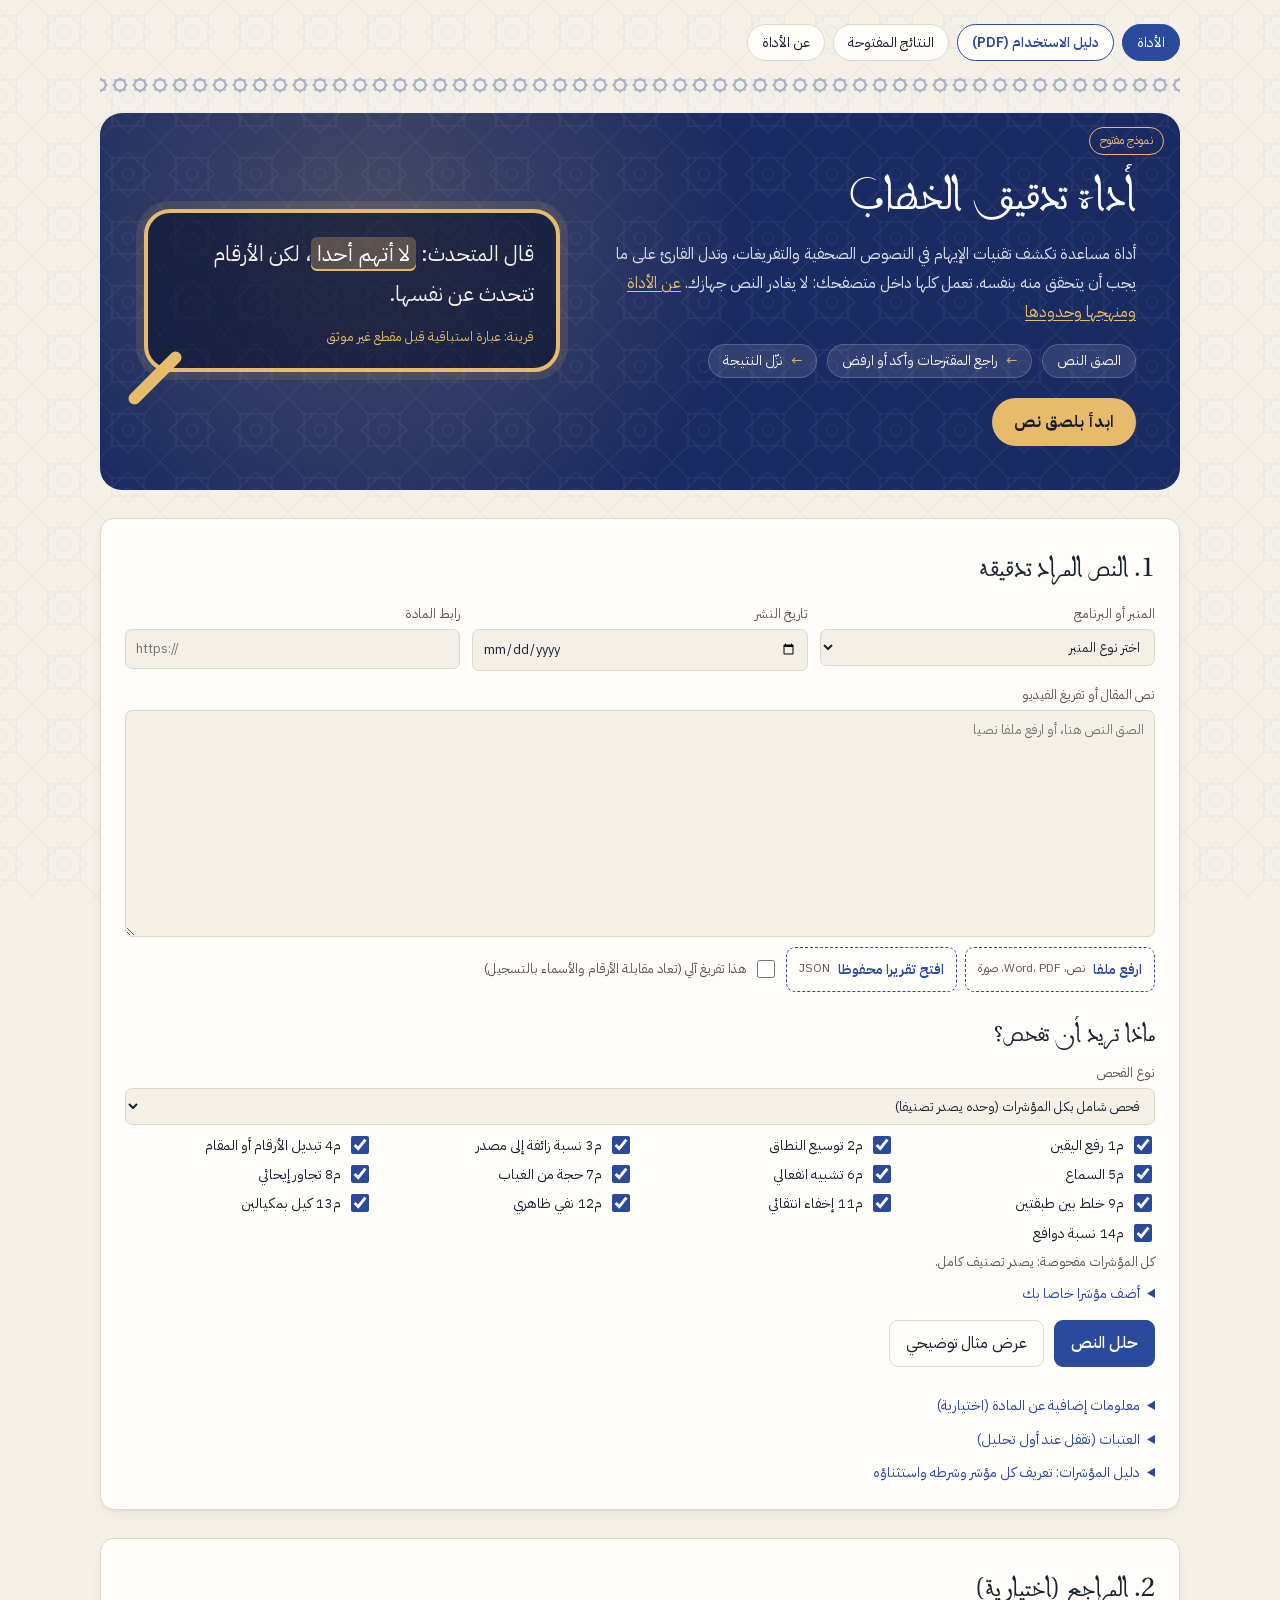
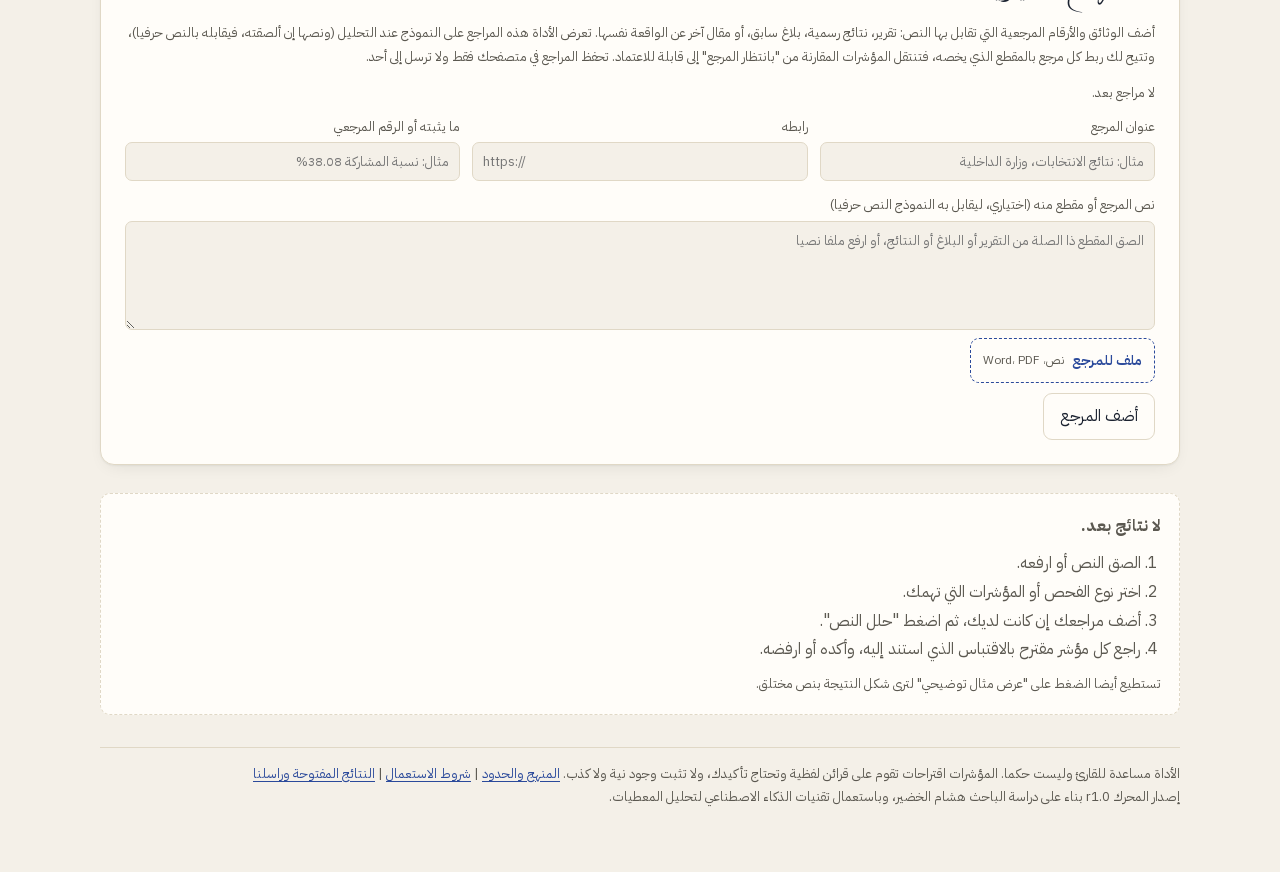
<file: index.html>
<!doctype html>
<html lang="ar" dir="rtl">
<head>
<meta charset="utf-8">
<meta http-equiv="Content-Security-Policy" content="default-src 'self'; script-src 'self' 'wasm-unsafe-eval' https://accounts.google.com/gsi/client; worker-src 'self'; style-src 'self' 'unsafe-inline' https://accounts.google.com/gsi/style; img-src 'self' data:; font-src 'self'; connect-src 'self' https:; frame-src https://accounts.google.com/gsi/; object-src 'none'; base-uri 'none'; form-action 'self'">
<link rel="icon" href="data:image/svg+xml,%3Csvg xmlns='http://www.w3.org/2000/svg' viewBox='0 0 32 32'%3E%3Crect width='32' height='32' rx='7' fill='%232B4A9B'/%3E%3Cpath d='M16 4l3.2 6.4L26 8.5l-1.9 6.8L28 16l-3.9.7L26 23.5l-6.8-1.9L16 28l-3.2-6.4L6 23.5l1.9-6.8L4 16l3.9-.7L6 8.5l6.8 1.9z' fill='%23fff'/%3E%3C/svg%3E">
<meta name="referrer" content="strict-origin-when-cross-origin">
<meta name="viewport" content="width=device-width,initial-scale=1">
<title>أداة تدقيق الخطاب</title>
<meta name="description" content="أداة مساعدة تكشف تقنيات الإيهام في النصوص الصحفية والتفريغات، وتدل القارئ على ما يجب أن يتحقق منه بنفسه.">
<link rel="stylesheet" href="style.css">
</head>
<body>
<div id="app" lang="ar" dir="rtl">
  <nav class="topnav" aria-label="التنقل"><a href="index.html" aria-current="page">الأداة</a><a href="dalil-alistikhdam.pdf" download class="pdf">دليل الاستخدام (PDF)</a><a href="public.html">النتائج المفتوحة</a><a href="about.html">عن الأداة</a></nav>
  <header class="hero">
    <div>
      <h1>أداة تدقيق الخطاب</h1>
      <p>أداة مساعدة تكشف تقنيات الإيهام في النصوص الصحفية والتفريغات، وتدل القارئ على ما يجب أن يتحقق منه بنفسه. تعمل كلها داخل متصفحك: لا يغادر النص جهازك. <a href="about.html">عن الأداة ومنهجها وحدودها</a></p>
      <ol class="steps"><li>الصق النص</li><li>راجع المقترحات وأكد أو ارفض</li><li>نزّل النتيجة</li></ol>
      <a class="cta" href="#input">ابدأ بلصق نص</a>
    </div>
    <figure class="spec" aria-hidden="true"><blockquote>قال المتحدث: <mark>لا أتهم أحدا</mark>، لكن الأرقام تتحدث عن نفسها.</blockquote><figcaption>قرينة: عبارة استباقية قبل مقطع غير موثق</figcaption></figure>
    <span class="tag">نموذج مفتوح</span>
  </header>

  <section id="input">
    <div class="card">
      <h2>1. النص المراد تدقيقه</h2>
      <div class="grid" style="margin-bottom:12px">
        <label>المنبر أو البرنامج<select id="m-outlet"><option value="">اختر نوع المنبر</option><option>جريدة إلكترونية</option><option>منشور فيسبوك</option><option>بودكاست</option><option>ريلز</option><option>آخر</option></select>
          <input type="text" id="m-outlet-other" hidden maxlength="80" placeholder="حدد المنبر أو البرنامج" aria-label="تحديد المنبر الآخر" style="margin-top:6px"></label>
        <label>تاريخ النشر<input type="date" id="m-date"></label>
        <label>رابط المادة<input type="text" id="m-link" inputmode="url" dir="ltr" placeholder="https://"></label>
      </div>
      <label for="text">نص المقال أو تفريغ الفيديو
        <textarea id="text" rows="9" placeholder="الصق النص هنا، أو ارفع ملفا نصيا"></textarea></label>
      <div class="picks">
        <label class="pick"><b>ارفع ملفا</b><span class="fn">نص، Word، PDF، صورة</span><input type="file" id="file" accept=".txt,.md,.docx,.pdf,.png,.jpg,.jpeg,.webp,text/plain,application/pdf,image/png,image/jpeg,image/webp"></label>
        <label class="pick"><b>افتح تقريرا محفوظا</b><span class="fn">JSON</span><input type="file" id="imp-file" accept=".json,application/json"></label>
        <label style="flex-direction:row;align-items:center;gap:6px"><input type="checkbox" id="asr"><span>هذا تفريغ آلي (تعاد مقابلة الأرقام والأسماء بالتسجيل)</span></label>
        <label id="ai-wrap" hidden style="flex-direction:row;align-items:center;gap:6px"><input type="checkbox" id="ai"><span>تحليل معمق بخدمة ذكاء اصطناعي (يرسل النص إلى الخادم المعد لذلك)</span></label>
      </div>
      <p id="read-note" class="note read-note" role="status" hidden></p>
      <h3 class="mag" style="margin:18px 0 6px">ماذا تريد أن تفحص؟</h3>
      <label>نوع الفحص
        <select id="preset">
          <option value="all">فحص شامل بكل المؤشرات (وحده يصدر تصنيفا)</option>
          <option value="num">الأرقام والإحصاءات</option>
          <option value="src">المصادر والإسناد</option>
          <option value="fra">الإيحاء والتأطير</option>
          <option value="custom">اختيار يدوي</option>
        </select></label>
      <div class="checks" id="picker" role="group" aria-label="المؤشرات المفحوصة"></div>
      <p class="note" id="presetnote" style="margin:4px 0 0"></p>
      <details style="margin-top:8px">
        <summary>أضف مؤشرا خاصا بك</summary>
        <div class="th">
          <label>اسم المؤشر<input type="text" id="c-name" placeholder="مثال: الاستشهاد بمجهول الحال"></label>
          <label>الشرط (متى يحسب؟)<input type="text" id="c-cond" placeholder="صف الحالة بدقة بحيث يمكن التحقق منها في النص"></label>
          <label>الوزن<select id="c-w"><option value="1">1 (عادي)</option><option value="2">2 (مرتفع)</option></select></label>
          <label style="flex-direction:row;align-items:center;gap:6px"><input type="checkbox" id="c-bench"><span>لا يثبت دون مرجع خارجي</span></label>
        </div>
        <div class="row" style="margin-top:8px"><button id="c-add">أضف المؤشر</button></div>
      </details>
      <div class="row" style="margin-top:14px">
        <button class="primary" id="go">حلل النص</button>
        <button id="stop" hidden>إيقاف</button>
        <button id="demo">عرض مثال توضيحي</button>
      </div>
      <div class="prog" id="prog" hidden><i></i></div>
      <div id="msg" class="note" aria-live="polite"></div>
      <details style="margin-top:8px">
        <summary>معلومات إضافية عن المادة (اختيارية)</summary>
        <div class="th">
          <label>شكل المادة<select id="m-genre"><option value="">غير محدد</option><option>مقال</option><option>تعليق</option><option>حلقة مصورة أو صوتية</option><option>خبر</option></select></label>
          <label>من يستهدفه النص؟<select id="m-target"><option value="">غير محدد</option><option>شخص</option><option>جهة أو مؤسسة</option><option>صورة الدولة في الخارج</option></select></label>
          <label>نبرة النص تجاه هدفه<select id="m-dir"><option value="">غير محدد</option><option>ذم</option><option>مدح</option><option>محايدة</option></select></label>
          <label>انتماء الهدف<select id="m-pos"><option value="">غير محدد</option><option>الحكومة</option><option>المعارضة</option><option>مؤسسة من مؤسسات الدولة</option></select></label>
        </div>
        <p class="note">هذه المعلومات لا تدخل في الحساب، وتفيد في مقارنة النصوص لاحقا.</p>
      </details>
      <details style="margin-top:8px">
        <summary>العتبات (تقفل عند أول تحليل)</summary>
        <div class="th">
          <label>درجة المقطع المموه<input type="number" id="t-pass" value="2" min="1"><span class="hint">مجموع أوزان المؤشرات المؤكدة في المقطع. يعد المقطع مموها عند بلوغها.</span></label>
          <label>نسبة التمويه المرتفعة %<input type="number" id="t-rate" value="10" min="1" max="100"><span class="hint">حصة المقاطع المموهة من القابلة للتحقق. ما بلغها فهو مرتفع.</span></label>
          <label>درجة الخروج المرتفعة (من 8)<input type="number" id="t-exit" value="5" min="1" max="8"><span class="hint">عدد علامات الأمانة الممارسة فعلا.</span></label>
          <label>أدنى عدد مقاطع لاستقرار النتيجة<input type="number" id="t-min" value="10" min="1"><span class="hint">تحت هذا العدد تحتسب النتيجة لكن تعرض مع تنبيه لأن مقطعا واحدا يغيرها. يكفي نص واحد لاستعمال الأداة.</span></label>
          <label>عتبة الاعتماد المباشر (ثقة %)<input type="number" id="t-conf" value="85" min="50" max="100"><span class="hint">مؤشر مقترح تبلغ ثقته هذه القيمة يعتمد دون ضغط. قرائن القواعد لا تتجاوز غالبا 75%، فلا يعتمد بها شيء تلقائيا إلا مع التحليل المعمق.</span></label>
          <label>عتبة اطراد المؤشر %<input type="number" id="t-ind" value="20" min="1" max="100"><span class="hint">مؤشر يظهر في هذه النسبة من المقاطع القابلة للتحقق يعد مطردا ومعتدا به في النص.</span></label>
        </div>
        <p class="note">تكتب العتبات قبل أول ترميز ولا تعدل بعد رؤية النتائج. لبدء تحليل بعتبات أخرى أعد تحميل الصفحة.</p>
      </details>
      <details style="margin-top:8px">
        <summary>دليل المؤشرات: تعريف كل مؤشر وشرطه واستثناؤه</summary>
        <div class="guide" id="guide"></div>
      </details>
    </div>
  </section>

  <section id="refs">
    <div class="card">
      <h2>2. المراجع (اختيارية)</h2>
      <p class="note" style="margin-top:0">أضف الوثائق والأرقام المرجعية التي تقابل بها النص: تقرير، نتائج رسمية، بلاغ سابق، أو مقال آخر عن الواقعة نفسها. تعرض الأداة هذه المراجع على النموذج عند التحليل (ونصها إن ألصقته، فيقابله بالنص حرفيا)، وتتيح لك ربط كل مرجع بالمقطع الذي يخصه، فتنتقل المؤشرات المقارنة من "بانتظار المرجع" إلى قابلة للاعتماد. تحفظ المراجع في متصفحك فقط ولا ترسل إلى أحد.</p>
      <div class="refs" id="reflist"></div>
      <div class="grid">
        <label>عنوان المرجع<input type="text" id="r-title" placeholder="مثال: نتائج الانتخابات، وزارة الداخلية"></label>
        <label>رابطه<input type="text" id="r-link" inputmode="url" dir="ltr" placeholder="https://"></label>
        <label>ما يثبته أو الرقم المرجعي<input type="text" id="r-note" placeholder="مثال: نسبة المشاركة 38.08%"></label>
      </div>
      <label style="margin-top:12px">نص المرجع أو مقطع منه (اختياري، ليقابل به النموذج النص حرفيا)
        <textarea id="r-text" rows="4" placeholder="الصق المقطع ذا الصلة من التقرير أو البلاغ أو النتائج، أو ارفع ملفا نصيا"></textarea></label>
      <div class="row" style="margin-top:8px"><label class="pick"><b>ملف للمرجع</b><span class="fn">نص، Word، PDF</span><input type="file" id="r-file" accept=".txt,.md,.docx,.pdf,text/plain,application/pdf"></label></div>
      <div class="row" style="margin-top:10px"><button id="r-add">أضف المرجع</button></div>
    </div>
  </section>

  <section id="results"></section>
  <footer class="note" style="margin-top:32px;border-top:1px solid var(--line);padding-top:14px">
    الأداة مساعدة للقارئ وليست حكما. المؤشرات اقتراحات تقوم على قرائن لفظية وتحتاج تأكيدك، ولا تثبت وجود نية ولا كذب. <a href="about.html">المنهج والحدود</a> | <a href="terms.html">شروط الاستعمال</a> | <a href="public.html">النتائج المفتوحة وراسلنا</a>
    <br>إصدار المحرك <span id="ver"></span> بناء على دراسة الباحث هشام الخضير، وباستعمال تقنيات الذكاء الاصطناعي لتحليل المعطيات.
  </footer>
</div>

<script src="config.js"></script>
<script src="mode.js"></script>
<script src="auth.js"></script>
<script src="engine.js"></script>
<script src="readers.js"></script>
<script src="app.js"></script>
</body>
</html>
</file>
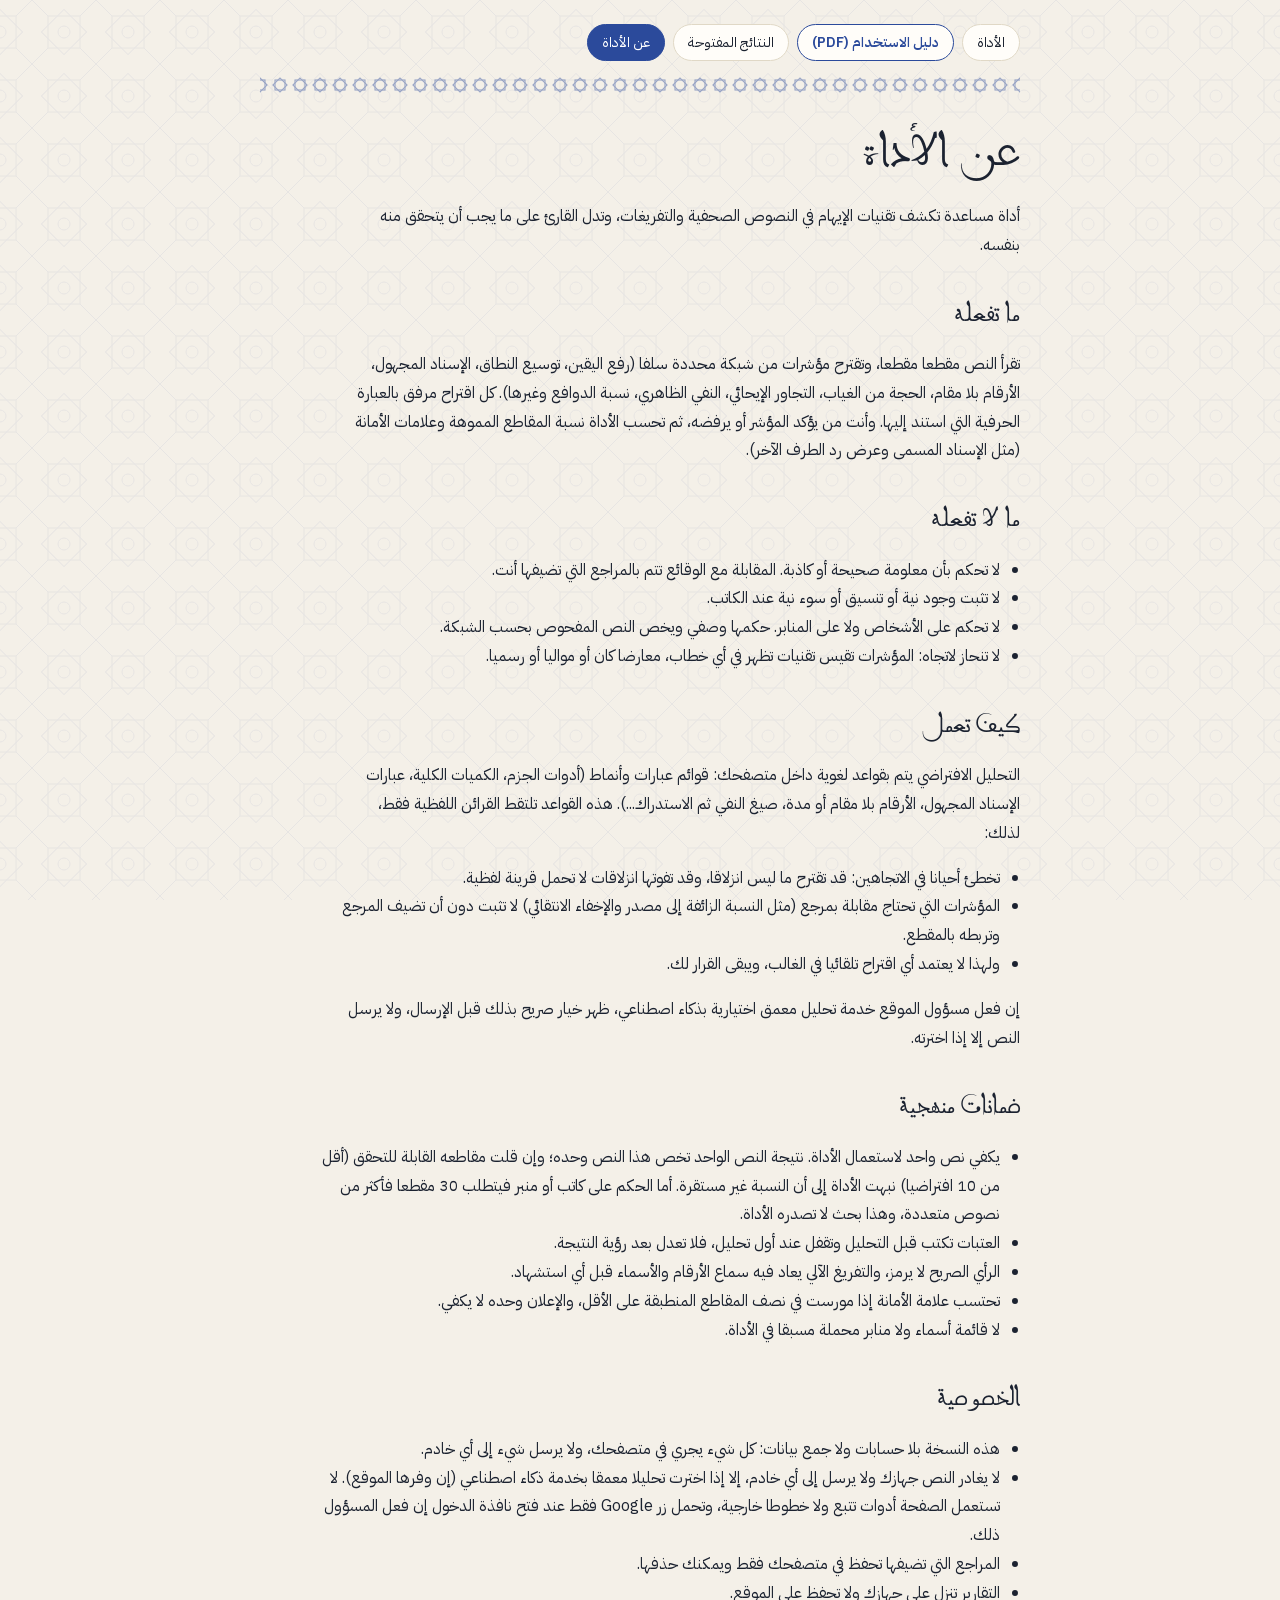
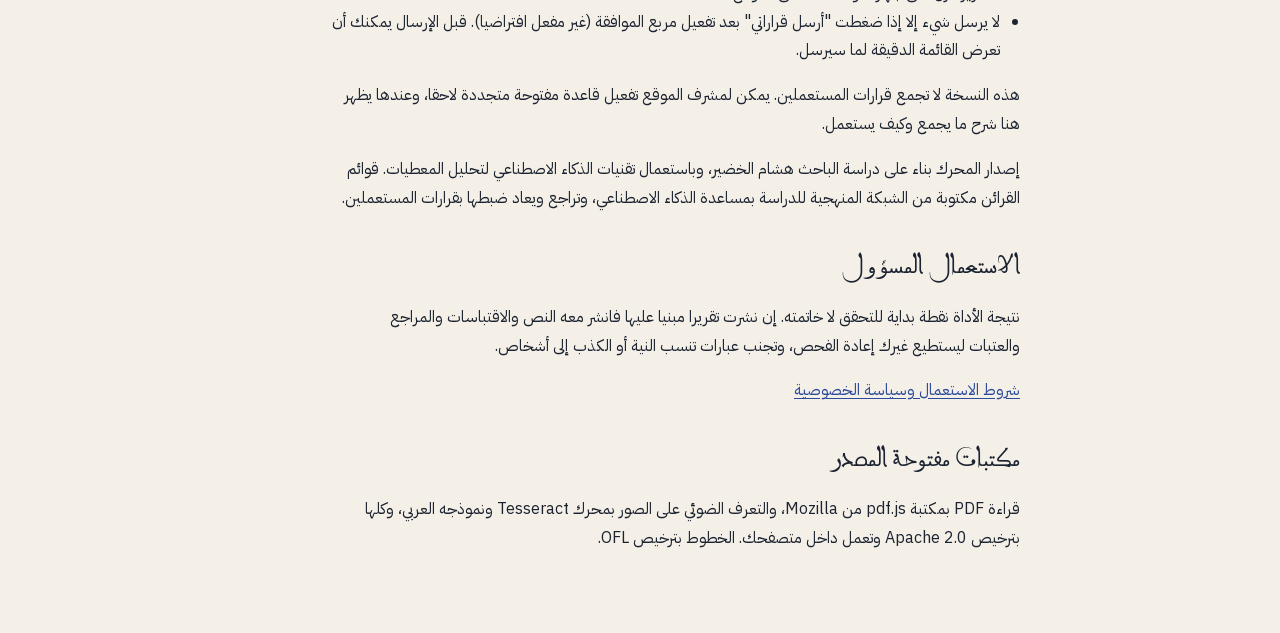
<file: about.html>
<!doctype html>
<html lang="ar" dir="rtl">
<head>
<meta charset="utf-8">
<meta http-equiv="Content-Security-Policy" content="default-src 'self'; script-src 'self' 'wasm-unsafe-eval' https://accounts.google.com/gsi/client; worker-src 'self'; style-src 'self' 'unsafe-inline' https://accounts.google.com/gsi/style; img-src 'self' data:; font-src 'self'; connect-src 'self' https:; frame-src https://accounts.google.com/gsi/; object-src 'none'; base-uri 'none'; form-action 'self'">
<link rel="icon" href="data:image/svg+xml,%3Csvg xmlns='http://www.w3.org/2000/svg' viewBox='0 0 32 32'%3E%3Crect width='32' height='32' rx='7' fill='%232B4A9B'/%3E%3Cpath d='M16 4l3.2 6.4L26 8.5l-1.9 6.8L28 16l-3.9.7L26 23.5l-6.8-1.9L16 28l-3.2-6.4L6 23.5l1.9-6.8L4 16l3.9-.7L6 8.5l6.8 1.9z' fill='%23fff'/%3E%3C/svg%3E">
<meta name="referrer" content="strict-origin-when-cross-origin">
<meta name="viewport" content="width=device-width,initial-scale=1">
<title>عن الأداة</title>
<link rel="stylesheet" href="style.css">
<style>main{max-width:760px;margin:0 auto;padding:24px 0 64px}main h2{margin:28px 0 8px}main p,main li{max-width:68ch}ul{padding-inline-start:20px}</style>
</head>
<body style="padding-inline:16px">
<main>
<nav class="topnav" aria-label="التنقل"><a href="index.html">الأداة</a><a href="dalil-alistikhdam.pdf" download class="pdf">دليل الاستخدام (PDF)</a><a href="public.html">النتائج المفتوحة</a><a href="about.html" aria-current="page">عن الأداة</a></nav>

<h1>عن الأداة</h1>
<p>أداة مساعدة تكشف تقنيات الإيهام في النصوص الصحفية والتفريغات، وتدل القارئ على ما يجب أن يتحقق منه بنفسه.</p>

<h2>ما تفعله</h2>
<p>تقرأ النص مقطعا مقطعا، وتقترح مؤشرات من شبكة محددة سلفا (رفع اليقين، توسيع النطاق، الإسناد المجهول، الأرقام بلا مقام، الحجة من الغياب، التجاور الإيحائي، النفي الظاهري، نسبة الدوافع وغيرها). كل اقتراح مرفق بالعبارة الحرفية التي استند إليها. وأنت من يؤكد المؤشر أو يرفضه، ثم تحسب الأداة نسبة المقاطع المموهة وعلامات الأمانة (مثل الإسناد المسمى وعرض رد الطرف الآخر).</p>

<h2>ما لا تفعله</h2>
<ul>
<li>لا تحكم بأن معلومة صحيحة أو كاذبة. المقابلة مع الوقائع تتم بالمراجع التي تضيفها أنت.</li>
<li>لا تثبت وجود نية أو تنسيق أو سوء نية عند الكاتب.</li>
<li>لا تحكم على الأشخاص ولا على المنابر. حكمها وصفي ويخص النص المفحوص بحسب الشبكة.</li>
<li>لا تنحاز لاتجاه: المؤشرات تقيس تقنيات تظهر في أي خطاب، معارضا كان أو مواليا أو رسميا.</li>
</ul>

<h2>كيف تعمل</h2>
<p>التحليل الافتراضي يتم بقواعد لغوية داخل متصفحك: قوائم عبارات وأنماط (أدوات الجزم، الكميات الكلية، عبارات الإسناد المجهول، الأرقام بلا مقام أو مدة، صيغ النفي ثم الاستدراك...). هذه القواعد تلتقط القرائن اللفظية فقط، لذلك:</p>
<ul>
<li>تخطئ أحيانا في الاتجاهين: قد تقترح ما ليس انزلاقا، وقد تفوتها انزلاقات لا تحمل قرينة لفظية.</li>
<li>المؤشرات التي تحتاج مقابلة بمرجع (مثل النسبة الزائفة إلى مصدر والإخفاء الانتقائي) لا تثبت دون أن تضيف المرجع وتربطه بالمقطع.</li>
<li>ولهذا لا يعتمد أي اقتراح تلقائيا في الغالب، ويبقى القرار لك.</li>
</ul>
<p>إن فعل مسؤول الموقع خدمة تحليل معمق اختيارية بذكاء اصطناعي، ظهر خيار صريح بذلك قبل الإرسال، ولا يرسل النص إلا إذا اخترته.</p>

<h2>ضمانات منهجية</h2>
<ul>
<li>يكفي نص واحد لاستعمال الأداة. نتيجة النص الواحد تخص هذا النص وحده؛ وإن قلت مقاطعه القابلة للتحقق (أقل من 10 افتراضيا) نبهت الأداة إلى أن النسبة غير مستقرة. أما الحكم على كاتب أو منبر فيتطلب 30 مقطعا فأكثر من نصوص متعددة، وهذا بحث لا تصدره الأداة.</li>
<li>العتبات تكتب قبل التحليل وتقفل عند أول تحليل، فلا تعدل بعد رؤية النتيجة.</li>
<li>الرأي الصريح لا يرمز، والتفريغ الآلي يعاد فيه سماع الأرقام والأسماء قبل أي استشهاد.</li>
<li>تحتسب علامة الأمانة إذا مورست في نصف المقاطع المنطبقة على الأقل، والإعلان وحده لا يكفي.</li>
<li>لا قائمة أسماء ولا منابر محملة مسبقا في الأداة.</li>
</ul>

<h2>الخصوصية</h2>
<ul>
<li class="only-static">هذه النسخة بلا حسابات ولا جمع بيانات: كل شيء يجري في متصفحك، ولا يرسل شيء إلى أي خادم.</li>
<li class="only-full">يشترط الموقع حسابا ببريدك الإلكتروني (Gmail أو غيره) وموافقتك على <a href="terms.html">شروط الاستعمال</a>. نحفظ بريدك وتاريخ موافقتك على الشروط، ولا نرسل إليك دعايات. يمكنك من قائمة "حسابي" تنزيل بياناتك أو حذف حسابك.</li>
<li>لا يغادر النص جهازك ولا يرسل إلى أي خادم، إلا إذا اخترت تحليلا معمقا بخدمة ذكاء اصطناعي (إن وفرها الموقع). لا تستعمل الصفحة أدوات تتبع ولا خطوطا خارجية، وتحمل زر Google فقط عند فتح نافذة الدخول إن فعل المسؤول ذلك.</li>
<li>المراجع التي تضيفها تحفظ في متصفحك فقط ويمكنك حذفها.</li>
<li>التقارير تنزل على جهازك ولا تحفظ على الموقع.</li>
<li>لا يرسل شيء إلا إذا ضغطت "أرسل قراراتي" بعد تفعيل مربع الموافقة (غير مفعل افتراضيا). قبل الإرسال يمكنك أن تعرض القائمة الدقيقة لما سيرسل.</li>
</ul>

<div class="only-full">
<h2>مشروع معرفي مفتوح</h2>
<p>الموقع مشروع معرفي مفتوح: قرارات المستعملين الذين يوافقون على المساهمة تجمع مجهولة وتنشر مجمعة، ويمكن لأي زائر مراجعتها في كل وقت في صفحة <a href="public.html">النتائج المفتوحة</a>، وتنزيل البيانات الخام المجهولة، ومراسلة الموقع من الصفحة نفسها.</p>
<ul>
<li><b>ما يجمع:</b> رقم المؤشر، قرينة لفظية قصيرة (لا تتجاوز ثماني كلمات)، قرارك (أكدت أو رفضت أو أضفت يدويا)، إصدار المحرك، نمط التحليل (قواعد أو ذكاء اصطناعي)، الشهر، شكل المادة إن اخترته.</li>
<li><b>ما لا يجمع في المساهمة:</b> نص المقال، الرابط، اسم المنبر، الاسم، البريد، عنوان IP. المساهمة غير مرتبطة بحسابك. يستعمل الحساب فقط لتحديد عدد الإرسالات اليومية، ويمحى عداد اليوم في اليوم التالي.</li>
<li><b>حفظ تقريرك:</b> نص تحليلك ونتيجته لا يصلان إلى الخادم أبدا. نزل البيانات (JSON) لتحتفظ بها، وافتحها لاحقا بزر "افتح تقريرا محفوظا" لتكمل المراجعة. ما لم تنزله يضيع بإغلاق الصفحة.</li>
<li><b>الحذف:</b> يحذف حسابك ورسائلك متى شئت، لكن لا يمكن حذف قرار أرسلته لأنه مجهول المصدر ولا رابط بينه وبينك.</li>
<li><b>الاستعمال:</b> تستعمل القاعدة لمعرفة القرائن التي تخطئ فيها الأداة. لا يعدل المحرك تلقائيا: كل تعديل يراجعه الباحث بعد حد أدنى من القرارات، ويسجل رقم إصدار جديد.</li>
<li><b>ضوابط الموثوقية:</b> لا يحسب في المساهمات إلا ما راجعه إنسان (المؤشرات التي اعتمدت آليا ولم تؤكدها بنفسك لا ترسل). يمنع تسجيل القرارات نفسها مرتين (بصمة للمحتوى فقط، لا ترتبط بحسابك). تعد القرينة موثوقة بعد قرارات من 5 مساهمات مستقلة على الأقل، وتعرض نسبة رفضها بمجال ثقة 95% يتسع حين تقل القرارات. تسجل كل مساهمة مع إصدار المحرك، فلا تخلط بين إصدارين. وللمشرف إيقاف أي مساهمة مشبوهة من الإحصاءات والتنزيلات دون حذف.</li>
<li><b>حدود هذه القاعدة:</b> هي سجل لأحكام قراء، لا حقائق مثبتة، وتقيس مدى اتفاق الناس مع قرائن المحرك لا صحة النصوص. تصلح لمعايرة المحرك ولدراسة وصفية، ولا تصلح وحدها دليلا على أن نصا أو كاتبا بعينه مموه. المشاركون غير موثقي الخبرة، وقد يحاول منظمون توجيه النتائج، ولذلك تراجع عينة منها يدويا قبل أي تعديل.</li>
<li><b>ما لن يحصل:</b> لا ترتيب للمنابر ولا للكتاب، ولا مقارنة بين الخطابات.</li>
</ul>
</div>
<p class="only-static">هذه النسخة لا تجمع قرارات المستعملين. يمكن لمشرف الموقع تفعيل قاعدة مفتوحة متجددة لاحقا، وعندها يظهر هنا شرح ما يجمع وكيف يستعمل.</p>
<p>إصدار المحرك بناء على دراسة الباحث هشام الخضير، وباستعمال تقنيات الذكاء الاصطناعي لتحليل المعطيات. قوائم القرائن مكتوبة من الشبكة المنهجية للدراسة بمساعدة الذكاء الاصطناعي، وتراجع ويعاد ضبطها بقرارات المستعملين.</p>

<h2>الاستعمال المسؤول</h2>
<p>نتيجة الأداة نقطة بداية للتحقق لا خاتمته. إن نشرت تقريرا مبنيا عليها فانشر معه النص والاقتباسات والمراجع والعتبات ليستطيع غيرك إعادة الفحص، وتجنب عبارات تنسب النية أو الكذب إلى أشخاص.</p>
<p><a href="terms.html">شروط الاستعمال وسياسة الخصوصية</a></p>

<h2>مكتبات مفتوحة المصدر</h2><p>قراءة PDF بمكتبة pdf.js من Mozilla، والتعرف الضوئي على الصور بمحرك Tesseract ونموذجه العربي، وكلها بترخيص Apache 2.0 وتعمل داخل متصفحك. الخطوط بترخيص OFL.</p>
</main>
<script src="config.js"></script>
<script src="mode.js"></script>
</body>
</html>
</file>
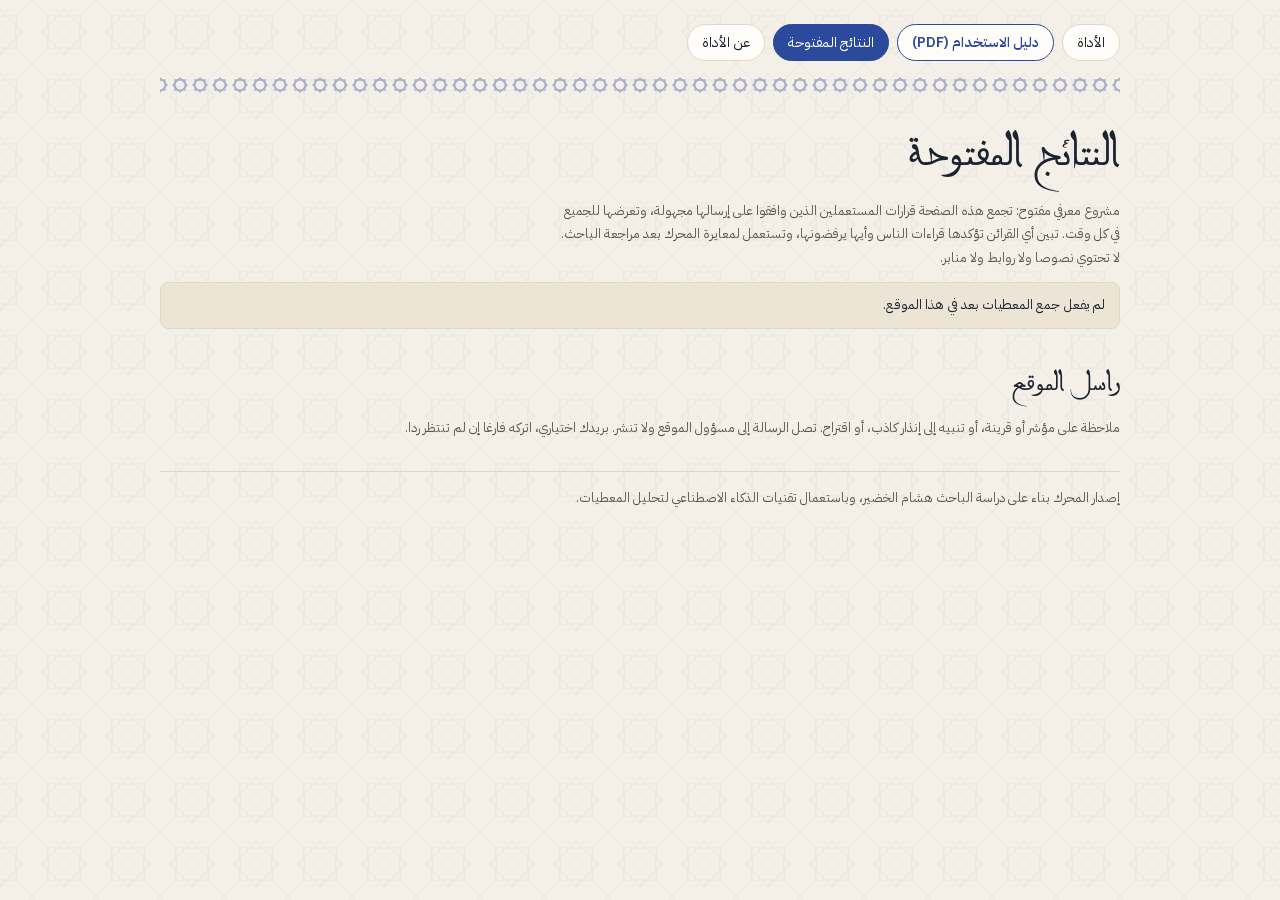
<file: public.html>
<!doctype html>
<html lang="ar" dir="rtl">
<head>
<meta charset="utf-8">
<meta http-equiv="Content-Security-Policy" content="default-src 'self'; script-src 'self' 'wasm-unsafe-eval' https://accounts.google.com/gsi/client; worker-src 'self'; style-src 'self' 'unsafe-inline' https://accounts.google.com/gsi/style; img-src 'self' data:; font-src 'self'; connect-src 'self' https:; frame-src https://accounts.google.com/gsi/; object-src 'none'; base-uri 'none'; form-action 'self'">
<link rel="icon" href="data:image/svg+xml,%3Csvg xmlns='http://www.w3.org/2000/svg' viewBox='0 0 32 32'%3E%3Crect width='32' height='32' rx='7' fill='%232B4A9B'/%3E%3Cpath d='M16 4l3.2 6.4L26 8.5l-1.9 6.8L28 16l-3.9.7L26 23.5l-6.8-1.9L16 28l-3.2-6.4L6 23.5l1.9-6.8L4 16l3.9-.7L6 8.5l6.8 1.9z' fill='%23fff'/%3E%3C/svg%3E">
<meta name="referrer" content="strict-origin-when-cross-origin">
<meta name="viewport" content="width=device-width,initial-scale=1">
<title>النتائج المفتوحة</title>
<link rel="stylesheet" href="style.css">
<style>main{max-width:960px;margin:0 auto;padding:24px 0 64px}main h2{margin:28px 0 8px}.bar2{display:inline-block;height:8px;border-radius:99px;background:var(--flag);vertical-align:middle}.hp{position:absolute;inset-inline-start:-9999px;width:1px;height:1px;overflow:hidden}</style>
</head>
<body style="padding-inline:16px">
<main>
<nav class="topnav" aria-label="التنقل"><a href="index.html">الأداة</a><a href="dalil-alistikhdam.pdf" download class="pdf">دليل الاستخدام (PDF)</a><a href="public.html" aria-current="page">النتائج المفتوحة</a><a href="about.html">عن الأداة</a></nav>

<h1>النتائج المفتوحة</h1>
<p class="note" style="max-width:70ch">مشروع معرفي مفتوح: تجمع هذه الصفحة قرارات المستعملين الذين وافقوا على إرسالها مجهولة، وتعرضها للجميع في كل وقت. تبين أي القرائن تؤكدها قراءات الناس وأيها يرفضونها، وتستعمل لمعايرة المحرك بعد مراجعة الباحث. لا تحتوي نصوصا ولا روابط ولا منابر.</p>
<div id="state" class="banner" style="margin:12px 0">جاري التحميل...</div>

<section id="data" hidden>
  <div class="stats" id="tiles"></div>
  <div class="row" style="margin-bottom:12px"><a id="dl-csv" href="#" class="tag">تنزيل البيانات المفتوحة (CSV)</a><a id="dl-json" href="#" class="tag">تنزيل البيانات المفتوحة (JSON)</a></div>

  <h2>القرارات بحسب المؤشر</h2>
  <div class="card"><div class="scroll"><table id="t-ind"><thead><tr><th>المؤشر</th><th>أكد</th><th>رفض</th><th>أضيف يدويا</th><th>نسبة الرفض</th></tr></thead><tbody></tbody></table></div></div>

  <h2>القرائن</h2>
  <p class="note">نسبة الرفض العالية مع عدد كاف من القرارات تعني أن القرينة تنتج إنذارات كاذبة. لا تعرض القرينة هنا قبل قرارات من 3 مساهمات مستقلة، ولا تعد القرينة موثوقة إلا إذا جاءت قراراتها من 5 مساهمات مستقلة على الأقل، وتعد قبل ذلك "أولية" ولا يبنى عليها تعديل. يعرض بجانب النسبة مجال يبين مدى عدم اليقين، وهو يتسع كلما قلت القرارات. وهذه النسب أحكام قراء لا حقائق مثبتة.</p>
  <div class="row" style="margin-bottom:8px"><label style="min-width:240px">بحث في القرائن<input type="text" id="q" placeholder="اكتب جزءا من قرينة"></label>
    <label style="flex-direction:row;align-items:center;gap:6px"><input type="checkbox" id="only5"><span>5 مساهمات مستقلة فأكثر فقط</span></label></div>
  <div class="card"><div class="scroll"><table id="t-cue"><thead><tr><th>المؤشر</th><th>القرينة</th><th>أكد</th><th>رفض</th><th>مساهمات مستقلة</th><th>نسبة الرفض (مجال 95%)</th><th>الحالة</th></tr></thead><tbody></tbody></table></div></div>
</section>

<h2>راسل الموقع</h2>
<p class="note">ملاحظة على مؤشر أو قرينة، أو تنبيه إلى إنذار كاذب، أو اقتراح. تصل الرسالة إلى مسؤول الموقع ولا تنشر. بريدك اختياري، اتركه فارغا إن لم تنتظر ردا.</p>
<form id="f" class="card" style="display:grid;gap:10px">
  <label>رسالتك<textarea id="f-text" rows="5" maxlength="1000" required></textarea></label>
  <label>وسيلة رد أخرى (اختيارية)<input type="text" id="f-contact" maxlength="120" placeholder="إن أردت غير بريد حسابك"></label>
  <div class="hp" aria-hidden="true"><label>لا تملأ هذا الحقل<input type="text" id="f-web" tabindex="-1" autocomplete="off"></label></div>
  <div class="row"><button class="primary" type="submit" id="f-go">أرسل</button><span id="f-msg" class="note" aria-live="polite"></span></div>
</form>
<footer class="note" style="margin-top:32px;border-top:1px solid var(--line);padding-top:14px">إصدار المحرك بناء على دراسة الباحث هشام الخضير، وباستعمال تقنيات الذكاء الاصطناعي لتحليل المعطيات.</footer>
</main>
<script src="config.js"></script>
<script src="mode.js"></script>
<script src="auth.js"></script>
<script src="public.js"></script>
</body>
</html>
</file>
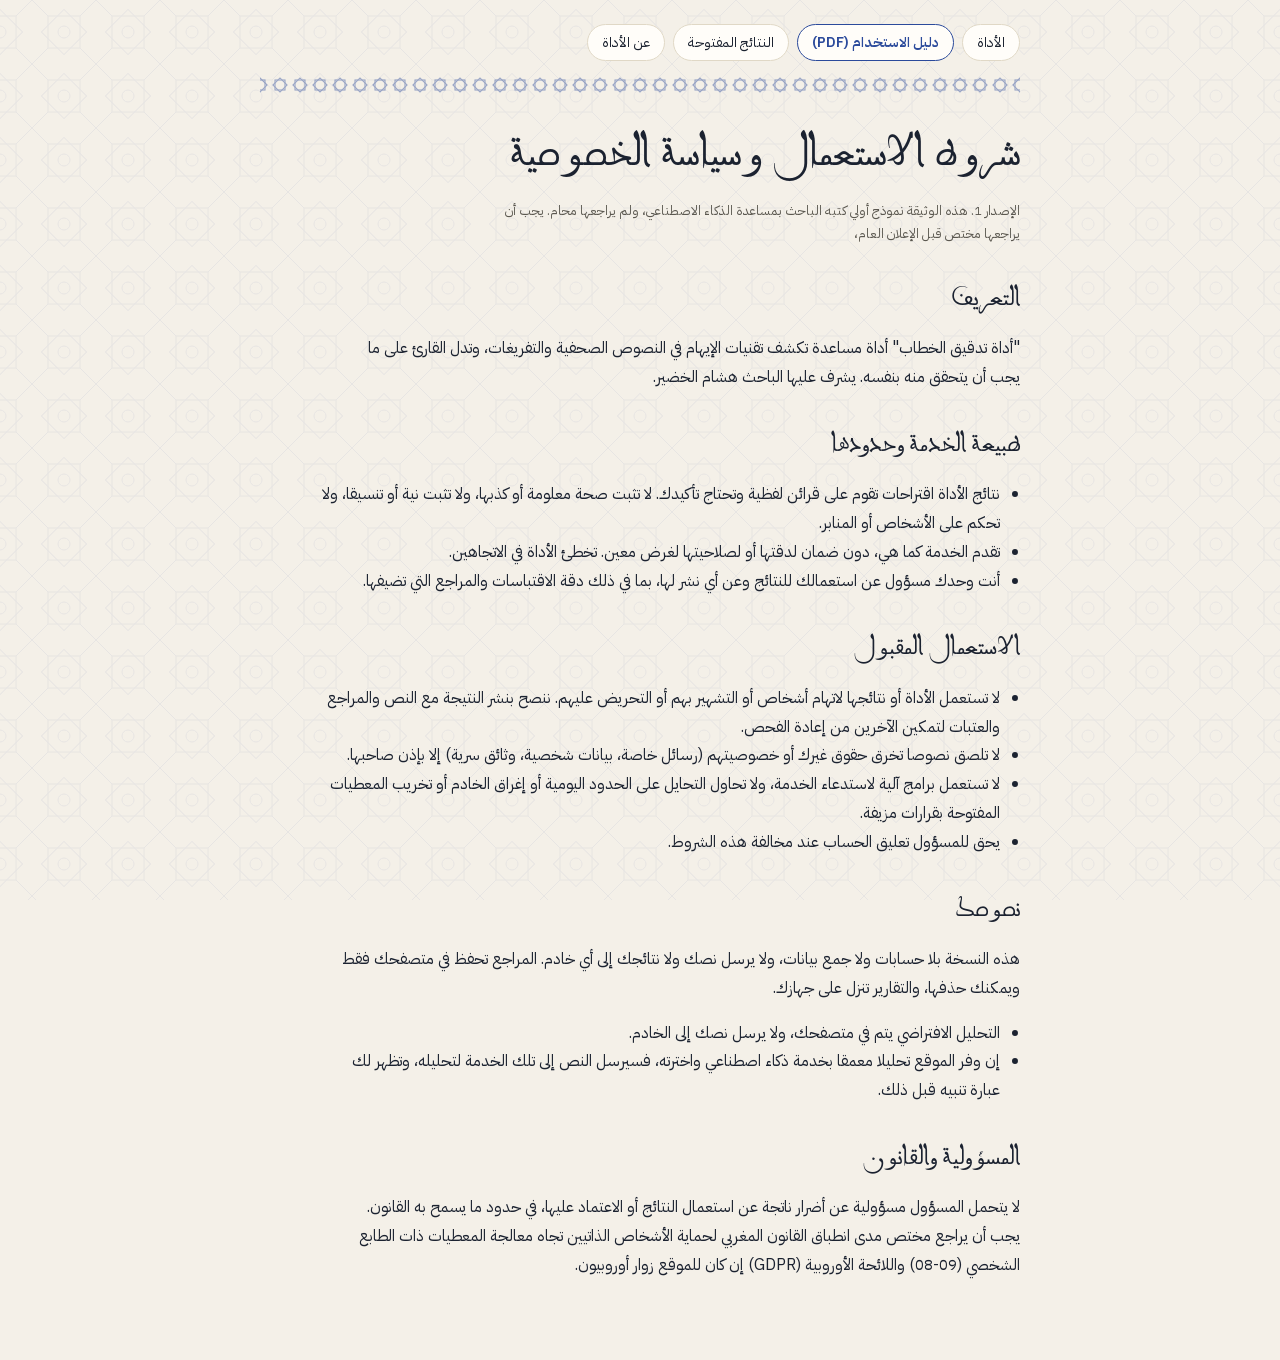
<file: terms.html>
<!doctype html>
<html lang="ar" dir="rtl">
<head>
<meta charset="utf-8">
<meta http-equiv="Content-Security-Policy" content="default-src 'self'; script-src 'self' 'wasm-unsafe-eval' https://accounts.google.com/gsi/client; worker-src 'self'; style-src 'self' 'unsafe-inline' https://accounts.google.com/gsi/style; img-src 'self' data:; font-src 'self'; connect-src 'self' https:; frame-src https://accounts.google.com/gsi/; object-src 'none'; base-uri 'none'; form-action 'self'">
<link rel="icon" href="data:image/svg+xml,%3Csvg xmlns='http://www.w3.org/2000/svg' viewBox='0 0 32 32'%3E%3Crect width='32' height='32' rx='7' fill='%232B4A9B'/%3E%3Cpath d='M16 4l3.2 6.4L26 8.5l-1.9 6.8L28 16l-3.9.7L26 23.5l-6.8-1.9L16 28l-3.2-6.4L6 23.5l1.9-6.8L4 16l3.9-.7L6 8.5l6.8 1.9z' fill='%23fff'/%3E%3C/svg%3E">
<meta name="referrer" content="strict-origin-when-cross-origin">
<meta name="viewport" content="width=device-width,initial-scale=1">
<title>شروط الاستعمال وسياسة الخصوصية</title>
<link rel="stylesheet" href="style.css">
<style>main{max-width:760px;margin:0 auto;padding:24px 0 64px}main h2{margin:26px 0 8px}main p,main li{max-width:68ch}ul{padding-inline-start:20px}.todo{background:var(--warn-bg);color:var(--warn);border-radius:6px;padding:1px 6px}</style>
</head>
<body style="padding-inline:16px">
<main>
<nav class="topnav" aria-label="التنقل"><a href="index.html">الأداة</a><a href="dalil-alistikhdam.pdf" download class="pdf">دليل الاستخدام (PDF)</a><a href="public.html">النتائج المفتوحة</a><a href="about.html">عن الأداة</a></nav>
<h1>شروط الاستعمال وسياسة الخصوصية</h1>
<p class="note">الإصدار 1. هذه الوثيقة نموذج أولي كتبه الباحث بمساعدة الذكاء الاصطناعي، ولم يراجعها محام. يجب أن يراجعها مختص قبل الإعلان العام، <span class="only-full">وأن تملأ الخانات الموسومة <span class="todo">[يحدد المسؤول]</span>.</span></p>

<h2>التعريف</h2>
<p>"أداة تدقيق الخطاب" أداة مساعدة تكشف تقنيات الإيهام في النصوص الصحفية والتفريغات، وتدل القارئ على ما يجب أن يتحقق منه بنفسه. يشرف عليها الباحث هشام الخضير. <span class="contact-line" hidden>وسيلة الاتصال: <span class="contact-fill"></span>.</span></p>

<h2>طبيعة الخدمة وحدودها</h2>
<ul>
<li>نتائج الأداة اقتراحات تقوم على قرائن لفظية وتحتاج تأكيدك. لا تثبت صحة معلومة أو كذبها، ولا تثبت نية أو تنسيقا، ولا تحكم على الأشخاص أو المنابر.</li>
<li>تقدم الخدمة كما هي، دون ضمان لدقتها أو لصلاحيتها لغرض معين. تخطئ الأداة في الاتجاهين.</li>
<li>أنت وحدك مسؤول عن استعمالك للنتائج وعن أي نشر لها، بما في ذلك دقة الاقتباسات والمراجع التي تضيفها.</li>
</ul>

<h2>الاستعمال المقبول</h2>
<ul>
<li>لا تستعمل الأداة أو نتائجها لاتهام أشخاص أو التشهير بهم أو التحريض عليهم. ننصح بنشر النتيجة مع النص والمراجع والعتبات لتمكين الآخرين من إعادة الفحص.</li>
<li>لا تلصق نصوصا تخرق حقوق غيرك أو خصوصيتهم (رسائل خاصة، بيانات شخصية، وثائق سرية) إلا بإذن صاحبها.</li>
<li>لا تستعمل برامج آلية لاستدعاء الخدمة، ولا تحاول التحايل على الحدود اليومية أو إغراق الخادم أو تخريب المعطيات المفتوحة بقرارات مزيفة.</li>
<li>يحق للمسؤول تعليق الحساب عند مخالفة هذه الشروط.</li>
</ul>

<div class="only-full">
<h2>الحساب</h2>
<ul>
<li>يشترط الاستعمال حسابا ببريد إلكتروني (Gmail أو غيره)، ويثبت ملكيتك للبريد برمز يرسل إليك أو بحساب Google.</li>
<li>نحفظ: بريدك، وطريقة دخولك (Google أو بريد)، وتاريخ إنشاء الحساب وآخر دخول، ورقم إصدار الشروط الذي وافقت عليه وتاريخ موافقتك. ونحفظ رموز جلسات مشفرة تنتهي بعد 30 يوما.</li>
<li>نستعمل بريدك لتسجيل الدخول وللرد على رسائلك إليه، ولا نرسل إليك دعايات ولا نبيعه ولا نشاركه مع أحد، باستثناء مزود إرسال الرموز الذي يمرر الرسالة.</li>
<li>تتغير الشروط بإصدار جديد برقم جديد، ولا تتابع الاستعمال حتى توافق عليه.</li>
</ul>

</div>
<h2>نصوصك</h2>
<p class="only-static">هذه النسخة بلا حسابات ولا جمع بيانات، ولا يرسل نصك ولا نتائجك إلى أي خادم. المراجع تحفظ في متصفحك فقط ويمكنك حذفها، والتقارير تنزل على جهازك.</p>
<ul>
<li>التحليل الافتراضي يتم في متصفحك، ولا يرسل نصك إلى الخادم.</li>
<li>إن وفر الموقع تحليلا معمقا بخدمة ذكاء اصطناعي واخترته، فسيرسل النص إلى تلك الخدمة لتحليله، وتظهر لك عبارة تنبيه قبل ذلك.</li>
</ul>

<div class="only-full">
<h2>المساهمة في القاعدة المفتوحة</h2>
<ul>
<li>اختيارية. إن وافقت أرسلت قراراتك: رقم المؤشر، قرينة قصيرة، قرارك، إصدار المحرك، الشهر، شكل المادة.</li>
<li>لمنع تسجيل القرارات نفسها مرتين نحتفظ ببصمة رياضية لمحتوى المساهمة (قرائن وقرارات) لا تدل على هويتك. ولمشرف الموقع أن يوقف أي مساهمة مشبوهة من الإحصاءات والتنزيلات.</li>
<li>لا ترتبط المساهمة بحسابك ولا ببريدك، ولذلك لا يمكن حذفها لاحقا أو نسبتها إليك. نستعمل حسابك فقط لتحديد عدد الإرسالات اليومية.</li>
<li>تنشر المعطيات مجمعة ومفتوحة للجميع في صفحة النتائج المفتوحة، ويمكن لأي شخص تنزيلها واستعمالها للبحث. بمساهمتك تقبل ذلك.</li>
</ul>

<h2>الرسائل</h2>
<p>الرسائل التي ترسلها عبر الموقع ترتبط بحسابك لنتمكن من الرد عليك، وتحذف مع حسابك. لا تنشر.</p>

<h2>حقوقك</h2>
<ul>
<li>من قائمة "حسابي" تنزل بياناتك المخزنة، وتحذف حسابك ورسائلك نهائيا.</li>
<li>لا يشمل الحذف القرارات المجهولة التي ساهمت بها لأنها غير مرتبطة بك.</li>
<li>للتواصل بشأن بياناتك: <span class="contact-fill todo">[يحدد المسؤول]</span>.</li>
</ul>

</div>
<h2>المسؤولية والقانون</h2>
<p>لا يتحمل المسؤول مسؤولية عن أضرار ناتجة عن استعمال النتائج أو الاعتماد عليها، في حدود ما يسمح به القانون. <span class="only-full">تخضع هذه الشروط لقانون <span class="todo">[يحدد المسؤول]</span>، ويختص بالنظر في نزاعاتها <span class="todo">[يحدد المسؤول]</span>.</span> يجب أن يراجع مختص مدى انطباق القانون المغربي لحماية الأشخاص الذاتيين تجاه معالجة المعطيات ذات الطابع الشخصي (09-08) واللائحة الأوروبية (GDPR) إن كان للموقع زوار أوروبيون.</p>
</main>
<script src="config.js"></script>
<script src="mode.js"></script>
</body>
</html>
</file>
<file: style.css>
/* ====== الهوية البصرية ======
   ورق رمادي مزرق محايد، حبر أزرق داكن، لون مميز واحد (أزرق مستوحى من الزليج)، ودلالات وظيفية للتنبيه فقط.
   العنصر المميز الوحيد: شريط النجمة الثمانية (زليج) تحت قائمة التنقل. باقي الصفحة هادئ. */
@font-face{font-family:"Tadqiq Display";src:url("fonts/title.woff") format("woff"),local("Reem Kufi"),local("ReemKufi-Regular");font-weight:400 800;font-display:swap}
@font-face{font-family:"Tadqiq Maghribi";src:url("fonts/BouazziMaghribi-Regular.woff2") format("woff2"),url("fonts/BouazziMaghribi-Regular.woff") format("woff");font-weight:400;font-display:swap}
@font-face{font-family:"Tadqiq Text";src:url("fonts/text-400.woff") format("woff"),local("IBM Plex Sans Arabic"),local("IBMPlexSansArabic");font-weight:400 500;font-display:swap}
@font-face{font-family:"Tadqiq Text";src:url("fonts/text-600.woff") format("woff"),local("IBM Plex Sans Arabic SemiBold"),local("IBMPlexSansArabic-SemiBold");font-weight:600;font-display:swap}
@font-face{font-family:"Tadqiq Text";src:url("fonts/text-700.woff") format("woff"),local("IBM Plex Sans Arabic Bold"),local("IBMPlexSansArabic-Bold");font-weight:700 800;font-display:swap}
:root{
  --bg:#F4F0E8; --panel:#FFFDF9; --ink:#1B2230; --mute:#5B5850; --line:#E0D8C6; --soft:#ECE5D6;
  --accent:#2B4A9B; --accent-ink:#FFFFFF; --hero:#1A2A62; --brass:#B07D2B; --brass-hi:#E6BC6C;
  --flag:#A3271D; --flag-bg:#FBEBE8; --warn:#7F5200; --warn-bg:#FAF0D9; --ok:#1F6B3E; --ok-bg:#E4F2E9;
  --mark:#FFE7A0; --shadow:0 1px 2px rgba(22,33,43,.05),0 6px 18px -8px rgba(22,33,43,.12);
  --f-maghribi:"Tadqiq Maghribi","Tadqiq Display","Reem Kufi",serif;
  --f-display:"Tadqiq Display","Reem Kufi","Segoe UI",Tahoma,"Noto Sans Arabic",sans-serif;
  --f-body:"Tadqiq Text","IBM Plex Sans Arabic","Segoe UI",Tahoma,"Noto Sans Arabic",sans-serif;
  color-scheme:light;
}
@media (prefers-color-scheme: dark){
  :root:not([data-theme="light"]){
    --bg:#10131A; --panel:#181C26; --ink:#ECE9E2; --mute:#A4A59F; --line:#2A2F3C; --soft:#212634;
    --accent:#8CA6EE; --accent-ink:#0E1630; --hero:#1B2756; --brass:#D6A24A; --brass-hi:#EBC77F;
    --flag:#FF9488; --flag-bg:#3A1D1A; --warn:#F0C26B; --warn-bg:#30270F; --ok:#7FD39B; --ok-bg:#14301E;
    --mark:#5A4A12; --shadow:0 1px 2px rgba(0,0,0,.3),0 6px 18px -8px rgba(0,0,0,.5); color-scheme:dark;
  }
}
:root[data-theme="dark"]{
  --bg:#10131A; --panel:#181C26; --ink:#ECE9E2; --mute:#A4A59F; --line:#2A2F3C; --soft:#212634;
  --accent:#8CA6EE; --accent-ink:#0E1630; --hero:#1B2756; --brass:#D6A24A; --brass-hi:#EBC77F;
  --flag:#FF9488; --flag-bg:#3A1D1A; --warn:#F0C26B; --warn-bg:#30270F; --ok:#7FD39B; --ok-bg:#14301E;
  --mark:#5A4A12; --shadow:0 1px 2px rgba(0,0,0,.3),0 6px 18px -8px rgba(0,0,0,.5); color-scheme:dark;
}
html{-webkit-text-size-adjust:100%}
body{background:var(--bg);color:var(--ink);font-family:var(--f-body);font-size:16px;line-height:1.8;padding-inline:16px;font-feature-settings:'kern','liga'}
#app{max-width:1080px;margin:0 auto;padding-block:24px 64px;direction:rtl}
*{box-sizing:border-box}
h1,h2,h3{font-family:var(--f-display);font-weight:700;margin:0;text-wrap:balance;letter-spacing:0}
h1,h2{font-family:var(--f-maghribi);font-weight:400;font-synthesis:none}   /* الخط المغربي للعناوين الأساسية؛ وزن واحد فلا تضخيم آلي */
h1{font-size:clamp(36px,6.5vw,54px);line-height:1.35}
h2{font-size:clamp(26px,3.8vw,32px);line-height:1.45;margin-bottom:12px}
h3{font-size:17px;line-height:1.5}
header{display:flex;flex-wrap:wrap;gap:10px 16px;align-items:baseline;justify-content:space-between;margin-bottom:28px;padding-bottom:8px}
header p{margin:6px 0 0;color:var(--mute);max-width:62ch}
.tag{font-size:12px;border:1px solid var(--line);border-radius:999px;padding:2px 10px;color:var(--mute);background:var(--panel)}
section{margin-bottom:28px;min-width:0}
.card{background:var(--panel);border:1px solid var(--line);border-radius:14px;padding:clamp(16px,3vw,24px);min-width:0;box-shadow:var(--shadow)}
.grid{display:grid;gap:12px;grid-template-columns:repeat(auto-fit,minmax(200px,1fr))}
label{display:flex;flex-direction:column;gap:4px;font-size:13px;color:var(--mute);min-width:0}
input,select,textarea,button{font:inherit;color:var(--ink)}
input[type=text],input[type=number],input[type=date],input[type=email],select,textarea{background:var(--bg);border:1px solid var(--line);border-radius:7px;padding:7px 10px;width:100%;min-width:0}
textarea{resize:vertical;line-height:1.8}
:focus-visible{outline:2px solid var(--accent);outline-offset:2px}
button{cursor:pointer;border:1px solid var(--line);background:var(--panel);border-radius:9px;padding:8px 16px;transition:background-color .15s,border-color .15s}
button:hover:not(:disabled){border-color:var(--accent)}
button.primary{background:var(--accent);color:var(--accent-ink);border-color:var(--accent);font-weight:600}
button.primary:hover:not(:disabled){filter:brightness(1.08)}
button:disabled{opacity:.5;cursor:not-allowed}
.row{display:flex;flex-wrap:wrap;gap:10px;align-items:center}
.note{color:var(--mute);font-size:13px}
.banner{border-radius:8px;padding:10px 14px;font-size:13.5px;border:1px solid var(--line);background:var(--soft)}
.banner.warn{background:var(--warn-bg);color:var(--warn);border-color:transparent}
.banner.demo{background:var(--soft)}
details summary{cursor:pointer;color:var(--accent);font-size:14px}
.th{display:grid;gap:10px;grid-template-columns:repeat(auto-fit,minmax(150px,1fr));margin-top:10px}
/* summary */
.stats{display:grid;gap:12px;grid-template-columns:repeat(auto-fit,minmax(170px,1fr));margin-bottom:14px}
.stat{background:var(--panel);border:1px solid var(--line);border-radius:12px;padding:14px 16px;min-width:0;box-shadow:var(--shadow)}
.stat b{display:block;font-family:var(--f-display);font-size:32px;line-height:1.2;font-weight:700;font-variant-numeric:tabular-nums}
.stat span{font-size:13px;color:var(--mute)}
.verdict{border-radius:14px;padding:18px 20px;border:1px solid var(--line);border-inline-start-width:6px;background:var(--panel);margin-bottom:14px}
.verdict .lab{font-family:var(--f-display);font-size:clamp(20px,3vw,26px);line-height:1.4}
.verdict.bad{background:var(--flag-bg);border-color:var(--flag)}
.verdict.bad .lab{color:var(--flag)}
.verdict.good{background:var(--ok-bg);border-color:var(--ok)}
.verdict.good .lab{color:var(--ok)}
.verdict.mid{background:var(--warn-bg);border-color:var(--warn)}
.verdict.mid .lab{color:var(--warn)}
.bar{height:8px;border-radius:99px;background:var(--soft);overflow:hidden;margin-top:6px}
.bar i{display:block;height:100%;background:var(--flag)}
table{width:100%;border-collapse:collapse;font-size:14px}
th,td{border-bottom:1px solid var(--line);padding:8px 8px;text-align:start;vertical-align:middle}
th{font-weight:600;color:var(--mute);font-size:13px}
.scroll{overflow-x:auto}
td input[type=number]{width:70px}
.pill{display:inline-block;border-radius:99px;padding:1px 10px;font-size:12.5px;background:var(--soft);color:var(--mute)}
.pill.ok{background:var(--ok-bg);color:var(--ok)}
.pill.no{background:var(--flag-bg);color:var(--flag)}
.pill.decl{background:var(--warn-bg);color:var(--warn)}
/* passages */
.p{border:1px solid var(--line);background:var(--panel);border-radius:12px;padding:16px;margin-bottom:12px;display:grid;gap:10px;min-width:0}
.p.camo{border-inline-start:5px solid var(--flag)}
.p.opin{opacity:.78}
.p-head{display:flex;flex-wrap:wrap;gap:8px 12px;align-items:center}
.p-n{font-family:var(--f-display);font-size:15px;color:var(--mute);min-width:2.2em}
.quote{margin:0;font-size:15.5px;line-height:1.9;overflow-wrap:anywhere}
mark{background:var(--mark);color:inherit;border-radius:3px;padding:0 2px}
.chips{display:flex;flex-wrap:wrap;gap:6px}
.chip{border-radius:99px;padding:2px 12px;font-size:13px;border:1px dashed var(--mute);background:transparent;display:inline-flex;gap:6px;align-items:center}
.chip.c{border-style:solid;border-color:var(--flag);background:var(--flag-bg);color:var(--flag);font-weight:600}
.chip.r{text-decoration:line-through;color:var(--mute);opacity:.6}
.chip small{font-size:11px;opacity:.85}
.p-meta{display:grid;gap:8px;grid-template-columns:repeat(auto-fit,minmax(190px,1fr))}
.why{font-size:13px;color:var(--mute);margin:0}
.add{display:flex;gap:6px;align-items:center}
.add select{width:auto;max-width:200px}
.legend{display:flex;flex-wrap:wrap;gap:12px;font-size:13px;color:var(--mute);margin-bottom:10px}
.bm{font-size:13px}
label .hint{font-size:12px;color:var(--mute);line-height:1.5}
.guide{display:grid;gap:10px;margin-top:10px}
.g-i{border:1px solid var(--line);border-radius:8px;padding:10px 12px;background:var(--bg)}
.g-i p{margin:2px 0;font-size:13.5px}
.g-i b{color:var(--ink)}
.refs{display:grid;gap:8px;margin:10px 0}
.ref{display:flex;flex-wrap:wrap;gap:6px 12px;align-items:baseline;border:1px solid var(--line);border-radius:8px;padding:8px 12px;background:var(--bg)}
.ref a{color:var(--accent);overflow-wrap:anywhere}
.ref .grow{flex:1;min-width:0}
.pill.est{background:var(--flag-bg);color:var(--flag);font-weight:600}
.checks{display:grid;gap:4px 14px;grid-template-columns:repeat(auto-fit,minmax(210px,1fr));margin-top:8px}
.checks label{flex-direction:row;align-items:center;gap:6px;color:var(--ink);font-size:14px}
.empty{border:1px dashed var(--line);border-radius:10px;padding:18px;color:var(--mute);background:var(--panel)}
.empty ol{margin:8px 0 0;padding-inline-start:20px}
.sumtxt{font-size:15.5px;line-height:1.9;margin:6px 0 0}
.chip small.auto{font-weight:400}

#msg{min-height:1.4em}
.prog{height:6px;border-radius:99px;background:var(--soft);overflow:hidden}
.prog i{display:block;height:100%;width:0;background:var(--accent);transition:width .3s}
@media (prefers-reduced-motion:reduce){.prog i{transition:none}}
@media (max-width:520px){h1{font-size:32px}.stat b{font-size:26px}}
a{color:var(--accent);text-underline-offset:3px}
body{margin:0}
[hidden]{display:none!important}

.topnav{display:flex;flex-wrap:wrap;gap:6px 8px;margin:0 0 18px;padding:0}
.topnav a{border:1px solid var(--line);background:var(--panel);color:var(--ink);text-decoration:none;border-radius:99px;padding:5px 14px;font-size:14px}
.topnav a:hover{border-color:var(--accent)}
.topnav a[aria-current="page"]{background:var(--accent);color:var(--accent-ink);border-color:var(--accent)}
.topnav a.pdf{border-color:var(--accent);color:var(--accent);font-weight:600}

body.locked #app>*:not(.topnav){display:none}
body.locked main>*:not(.topnav):not(h1){display:none}
.gate{position:fixed;inset:0;z-index:50;background:rgba(15,22,28,.72);display:flex;align-items:flex-start;justify-content:center;padding:24px 16px;overflow-y:auto}
.gate-card{background:var(--panel);color:var(--ink);border:1px solid var(--line);border-radius:12px;padding:20px;max-width:460px;width:100%;margin-block:auto;display:grid;gap:10px}
.gate-card h2{margin:0}.gate-card h3{margin:8px 0 0}
.g-terms{flex-direction:row;flex-wrap:wrap;align-items:center;gap:6px;color:var(--ink);font-size:14px;background:var(--soft);border-radius:8px;padding:8px 10px}
.g-btn{min-height:44px}
.acct{margin-inline-start:auto;display:inline-flex;gap:6px;align-items:center;flex-wrap:wrap}
.acct .who{max-width:200px;overflow:hidden;text-overflow:ellipsis;white-space:nowrap;direction:ltr;color:var(--mute);font-size:13px}
.acct button{padding:3px 12px;font-size:13px;border-radius:99px}

/* الشريط المميز: نجمة ثمانية متكررة (نمط الزليج). عنصر الهوية الوحيد */
.topnav::after{content:"";flex:0 0 100%;height:20px;margin-top:8px;background:var(--accent);opacity:.45;
  -webkit-mask:url("data:image/svg+xml,%3Csvg xmlns='http://www.w3.org/2000/svg' width='20' height='20' viewBox='0 0 20 20'%3E%3Cg fill='none' stroke='black' stroke-width='1.1'%3E%3Crect x='5' y='5' width='10' height='10'/%3E%3Crect x='5' y='5' width='10' height='10' transform='rotate(45 10 10)'/%3E%3C/g%3E%3C/svg%3E") repeat-x center/20px 20px;
  mask:url("data:image/svg+xml,%3Csvg xmlns='http://www.w3.org/2000/svg' width='20' height='20' viewBox='0 0 20 20'%3E%3Cg fill='none' stroke='black' stroke-width='1.1'%3E%3Crect x='5' y='5' width='10' height='10'/%3E%3Crect x='5' y='5' width='10' height='10' transform='rotate(45 10 10)'/%3E%3C/g%3E%3C/svg%3E") repeat-x center/20px 20px}
.topnav{align-items:center}
.tag{border-color:var(--accent);color:var(--accent);background:transparent}
.quote{max-width:70ch}
@media (prefers-reduced-motion:reduce){*{transition:none!important}}
@media print{.topnav,.gate,button,.row,details>summary~*{display:none!important}body{background:#fff;color:#000}}

/* محتوى يظهر بحسب نمط الموقع */
.only-full{display:none}
html[data-mode=full] .only-full{display:revert}
html[data-mode=full] .only-static{display:none}

/* منتقي الملفات: زر موحد بدل عنصر المتصفح الافتراضي */
.picks{display:flex;flex-wrap:wrap;gap:8px;margin-top:10px}
label.pick{position:relative;flex-direction:row;align-items:center;gap:8px;cursor:pointer;color:var(--ink);background:var(--panel);border:1px dashed var(--accent);border-radius:9px;padding:9px 12px;font-size:14px}
label.pick b{font-weight:600;color:var(--accent);white-space:nowrap}
label.pick .fn{color:var(--mute);font-size:12px;max-width:16ch;overflow:hidden;text-overflow:ellipsis;white-space:nowrap}
label.pick input[type=file]{position:absolute;inset:0;opacity:0;cursor:pointer;width:100%;height:100%}
label.pick:focus-within{outline:2px solid var(--accent);outline-offset:2px}
label.pick:hover{background:var(--soft)}
@media (max-width:560px){.picks{flex-direction:column}label.pick{width:100%;justify-content:space-between}}
input[type=checkbox]{accent-color:var(--accent);width:18px;height:18px;flex:none}
label:has(>input[type=checkbox]){align-items:flex-start}
label.pick .fn{unicode-bidi:plaintext}

/* ====== خلفية وهوية (تحديث التصميم) ====== */
:root{--zel:url("data:image/svg+xml,%3Csvg xmlns='http://www.w3.org/2000/svg' width='64' height='64' viewBox='0 0 64 64'%3E%3Cg fill='none' stroke='black' stroke-width='1'%3E%3Crect x='16' y='16' width='32' height='32'/%3E%3Crect x='16' y='16' width='32' height='32' transform='rotate(45 32 32)'/%3E%3Ccircle cx='32' cy='32' r='6'/%3E%3Cpath d='M0 0l16 16M64 0L48 16M0 64l16-16M64 64L48 48'/%3E%3C/g%3E%3C/svg%3E")}
body{position:relative}
body::before{content:"";position:fixed;inset:0;z-index:-1;pointer-events:none;background:var(--accent);opacity:.06;
  -webkit-mask:var(--zel) repeat center top/64px 64px;mask:var(--zel) repeat center top/64px 64px}
@media (prefers-color-scheme:dark){:root:not([data-theme="light"]) body::before{opacity:.09}}
:root[data-theme="dark"] body::before{opacity:.09}

/* مدخل الصفحة: عدسة فوق عبارة مقتبسة */
header.hero{position:relative;overflow:hidden;display:grid;grid-template-columns:minmax(0,1.25fr) minmax(0,1fr);gap:28px;align-items:center;
  background:var(--hero);color:#F4F1EA;border-radius:22px;padding:clamp(22px,4vw,44px);margin-bottom:28px;isolation:isolate}
header.hero::before{content:"";position:absolute;inset:0;z-index:-1;background:#fff;opacity:.09;
  -webkit-mask:var(--zel) repeat center/64px 64px;mask:var(--zel) repeat center/64px 64px}
header.hero::after{content:"";position:absolute;z-index:-1;inset:auto auto -30% -10%;width:70%;aspect-ratio:1;border-radius:50%;
  background:radial-gradient(closest-side,rgba(230,188,108,.22),transparent)}
header.hero h1{color:#fff}
header.hero p{color:#D9DCEA;margin:10px 0 0;max-width:56ch}
header.hero p a{color:var(--brass-hi)}
.hero .tag{position:absolute;top:14px;inset-inline-start:16px;border-color:var(--brass-hi);color:var(--brass-hi)}
.hero .steps{list-style:none;padding:0;margin:18px 0 0;display:flex;flex-wrap:wrap;gap:8px 10px}
.hero .steps li{font-size:14px;color:#F4F1EA;background:rgba(255,255,255,.1);border:1px solid rgba(255,255,255,.18);border-radius:99px;padding:3px 14px}
.hero .steps li+li::before{content:"\2190";margin-inline-end:8px;color:var(--brass-hi)}
.hero .cta{display:inline-block;margin-top:20px;background:var(--brass-hi);color:#1A1A26;text-decoration:none;font-weight:700;border-radius:99px;padding:10px 22px;min-height:44px}
.hero .cta:hover{background:#fff}
.hero .cta:focus-visible{outline:3px solid #fff;outline-offset:3px}
.spec{position:relative;margin:0 12px 22px 0;padding:22px 22px 20px;border:4px solid var(--brass-hi);border-radius:26px;background:rgba(10,16,40,.55);box-shadow:0 0 0 8px rgba(230,188,108,.12)}
.spec::after{content:"";position:absolute;width:70px;height:12px;border-radius:8px;background:var(--brass-hi);bottom:-14px;left:6px;transform:translate(-34px,2px) rotate(-45deg)}
.spec blockquote{margin:0;font-size:clamp(17px,2.4vw,21px);line-height:1.9;color:#F4F1EA}
.spec mark{background:rgba(230,188,108,.28);color:#fff;border-radius:6px;padding:1px 6px;box-shadow:inset 0 -2px 0 var(--brass-hi)}
.spec figcaption{margin-top:10px;font-size:13px;color:var(--brass-hi)}
@media (max-width:760px){header.hero{grid-template-columns:1fr;gap:34px}.spec{margin:0 4px 24px 18px}}

/* بطاقة الحكم: أول ما يُرى في النتيجة */
.verdict{position:relative;display:grid;grid-template-columns:auto 1fr;gap:4px 16px;align-items:start;padding:22px 24px;border-radius:18px;border-inline-start-width:8px;box-shadow:var(--shadow)}
.verdict::before{grid-row:1/span 4;content:"?";width:52px;height:52px;border-radius:50%;display:grid;place-items:center;font-family:var(--f-display);font-size:28px;font-weight:700;border:3px solid currentColor;color:var(--mute)}
.verdict.bad::before{content:"!";color:var(--flag)}
.verdict.good::before{content:"\2713";color:var(--ok)}
.verdict.mid::before{content:"~";color:var(--warn)}
.verdict>*{grid-column:2}
.verdict .lab{font-size:clamp(24px,4vw,32px)}
.verdict .sumtxt{margin:4px 0 0}
.stats{margin-top:14px}
@media (max-width:520px){.verdict{grid-template-columns:1fr;padding:18px}.verdict::before{grid-row:auto;margin-bottom:6px}.verdict>*{grid-column:1}}
@media (max-width:760px){.hero .tag{position:static;order:-1;justify-self:start}}
.stat b{display:block;direction:ltr;text-align:right;unicode-bidi:isolate}
h3.mag{font-family:var(--f-maghribi);font-weight:400;font-synthesis:none;font-size:clamp(24px,3.4vw,30px);line-height:1.5}
.read-note{margin:8px 0 0;padding:8px 12px;border-radius:9px;background:var(--warn-bg);color:var(--warn);border:1px solid var(--warn)}
</file>
